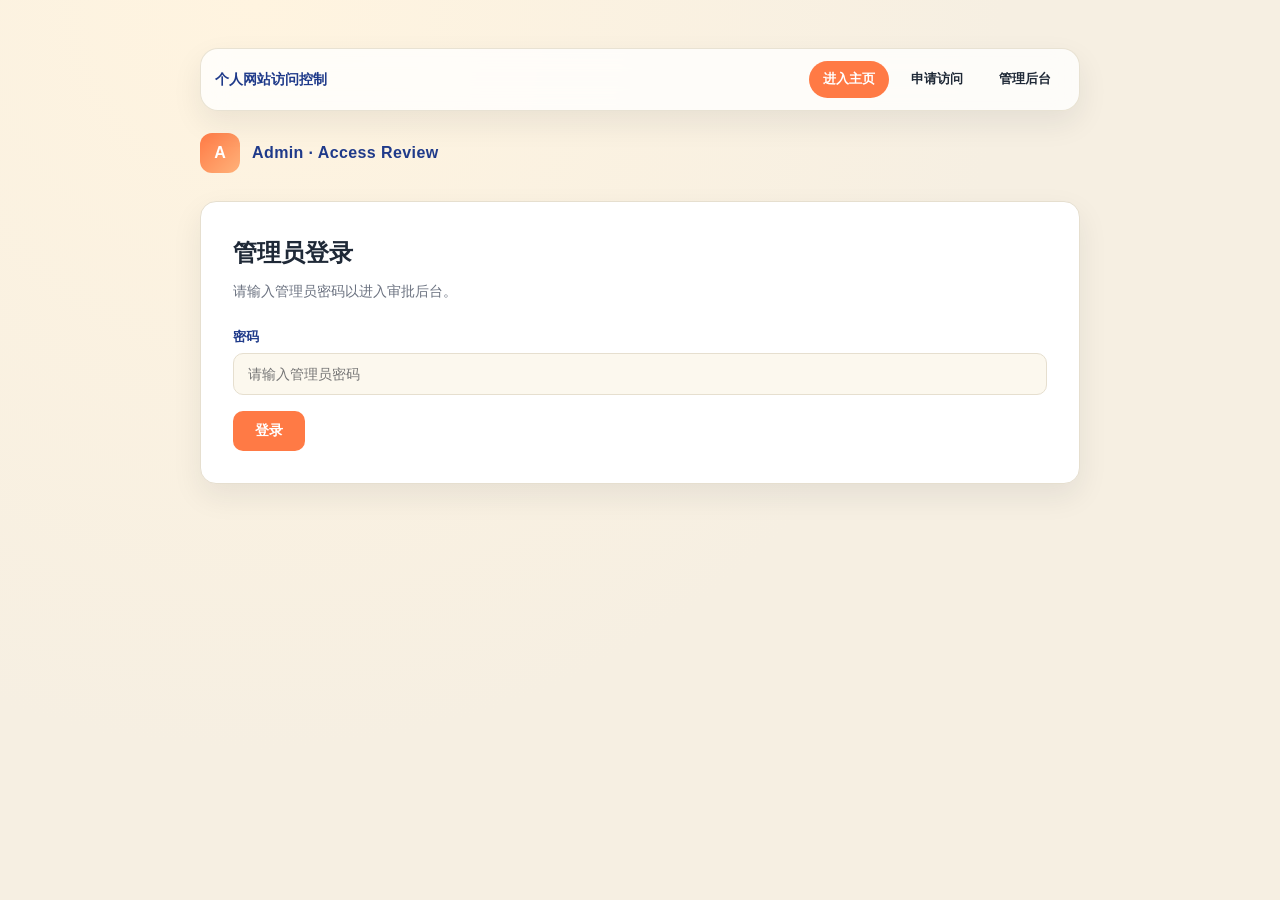
<file: admin.html>
<!DOCTYPE html>
<html lang="zh-CN">
<head>
  <meta charset="UTF-8" />
  <meta name="viewport" content="width=device-width, initial-scale=1.0" />
  <title>管理员后台 · 访问审批</title>
  <link rel="stylesheet" href="style.css" />
  <script src="supabase-config.js"></script>
  <script src="check.js"></script>
  <script src="admin-config.js"></script>
</head>
<body class="ac-page">
  <nav class="ac-top-nav" aria-label="访问控制导航">
    <div class="ac-top-nav-title">个人网站访问控制</div>
    <div class="ac-top-nav-links">
      <a class="ac-nav-primary" href="index.html">进入主页</a>
      <a href="apply.html">申请访问</a>
      <a href="admin.html">管理后台</a>
    </div>
  </nav>

  <div class="ac-container">
    <div class="ac-brand">
      <div class="ac-brand-mark">A</div>
      <div class="ac-brand-text">Admin · Access Review</div>
    </div>

    <section class="ac-card" id="loginCard">
      <h1>管理员登录</h1>
      <p class="ac-subtitle">请输入管理员密码以进入审批后台。</p>
      <form id="loginForm" autocomplete="off" novalidate>
        <div class="ac-form-row">
          <label for="adminPwd">密码</label>
          <input class="ac-input" id="adminPwd" type="password" placeholder="请输入管理员密码" />
        </div>
        <button class="ac-btn" type="submit">登录</button>
        <div id="loginMsg" class="ac-msg"></div>
      </form>
    </section>

    <section class="ac-card" id="dashboard" style="display:none;">
      <div style="display:flex; align-items:center; justify-content:space-between; gap:12px; flex-wrap:wrap;">
        <div>
          <h1 style="margin-bottom:4px;">访问审批后台</h1>
          <p class="ac-subtitle" style="margin:0;">通过 / 拒绝申请，所有数据保存在 Supabase 云端。</p>
        </div>
        <button class="ac-btn ac-btn-secondary" id="logoutBtn" type="button">退出</button>
      </div>

      <div class="ac-divider"></div>

      <div class="ac-tabs" id="tabs">
        <button class="ac-tab active" data-status="pending"  type="button">待审批 <span class="ac-count" data-count="pending">0</span></button>
        <button class="ac-tab"        data-status="approved" type="button">已通过 <span class="ac-count" data-count="approved">0</span></button>
        <button class="ac-tab"        data-status="rejected" type="button">已拒绝 <span class="ac-count" data-count="rejected">0</span></button>
      </div>

      <div class="ac-search">
        <input class="ac-input" id="searchInput" type="search" placeholder="按姓名或申请理由搜索…" />
      </div>

      <div class="ac-list" id="listBox"></div>
    </section>
  </div>

  <script>
    (function () {
      var SESSION_KEY = 'ac_admin_session';
      var AC = window.AccessControl;

      var loginCard = document.getElementById('loginCard');
      var dashboard = document.getElementById('dashboard');
      var loginForm = document.getElementById('loginForm');
      var loginMsg  = document.getElementById('loginMsg');
      var pwdInput  = document.getElementById('adminPwd');
      var logoutBtn = document.getElementById('logoutBtn');
      var tabs      = document.getElementById('tabs');
      var listBox   = document.getElementById('listBox');
      var searchEl  = document.getElementById('searchInput');

      var currentTab = 'pending';
      var applications = [];

      function showMsg(el, text, type) {
        el.textContent = text;
        el.className = 'ac-msg show ' + (type || 'info');
      }

      function showDashboard() {
        loginCard.style.display = 'none';
        dashboard.style.display = '';
        render();
      }

      if (sessionStorage.getItem(SESSION_KEY) === '1') showDashboard();

      // 计算输入密码的 SHA-256，避免在前端代码中保存明文。
      function sha256Hex(text) {
        if (!window.crypto || !window.crypto.subtle) {
          return Promise.reject(new Error('当前环境不支持 SubtleCrypto，无法进行哈希比较。'));
        }
        var buf = new TextEncoder().encode(text);
        return window.crypto.subtle.digest('SHA-256', buf).then(function (hashBuf) {
          var bytes = new Uint8Array(hashBuf);
          var hex = '';
          for (var i = 0; i < bytes.length; i++) {
            var h = bytes[i].toString(16);
            hex += h.length === 1 ? '0' + h : h;
          }
          return hex;
        });
      }

      loginForm.addEventListener('submit', function (e) {
        e.preventDefault();
        var expected = window.ADMIN_PASSWORD_SHA256;
        if (!expected) {
          showMsg(loginMsg, '管理员配置未加载（admin-config.js 未引入）。', 'error');
          return;
        }
        var input = pwdInput.value;
        sha256Hex(input).then(function (hash) {
          if (hash === expected) {
            sessionStorage.setItem(SESSION_KEY, '1');
            pwdInput.value = '';
            showDashboard();
          } else {
            showMsg(loginMsg, '密码错误，请重新输入。', 'error');
            pwdInput.select();
          }
        }).catch(function (err) {
          showMsg(loginMsg, '密码校验失败：' + (err && err.message ? err.message : err), 'error');
        });
      });

      logoutBtn.addEventListener('click', function () {
        sessionStorage.removeItem(SESSION_KEY);
        dashboard.style.display = 'none';
        loginCard.style.display = '';
        loginMsg.className = 'ac-msg';
      });

      tabs.addEventListener('click', function (e) {
        var btn = e.target.closest('.ac-tab');
        if (!btn) return;
        currentTab = btn.dataset.status;
        Array.prototype.forEach.call(tabs.querySelectorAll('.ac-tab'), function (b) {
          b.classList.toggle('active', b === btn);
        });
        renderList(applications);
      });

      searchEl.addEventListener('input', function () {
        renderList(applications);
      });

      function fmtTime(ts) {
        if (!ts) return '';
        var d = new Date(ts);
        var pad = function (n) { return n < 10 ? '0' + n : '' + n; };
        return d.getFullYear() + '-' + pad(d.getMonth() + 1) + '-' + pad(d.getDate())
          + ' ' + pad(d.getHours()) + ':' + pad(d.getMinutes());
      }

      function escapeHtml(s) {
        return String(s || '').replace(/[&<>"']/g, function (c) {
          return { '&':'&amp;','<':'&lt;','>':'&gt;','"':'&quot;',"'":'&#39;' }[c];
        });
      }

      function updateCounts(all) {
        var counts = { pending: 0, approved: 0, rejected: 0 };
        all.forEach(function (a) { if (counts[a.status] !== undefined) counts[a.status]++; });
        Object.keys(counts).forEach(function (k) {
          var el = tabs.querySelector('[data-count="' + k + '"]');
          if (el) el.textContent = counts[k];
        });
      }

      function actionsFor(item) {
        if (item.status === 'pending') {
          return '<button class="ac-btn ac-btn-success" data-act="approve">通过</button>'
               + '<button class="ac-btn ac-btn-danger"  data-act="reject">拒绝</button>';
        }
        if (item.status === 'approved') {
          return '<button class="ac-btn ac-btn-warn" data-act="revoke">移除权限</button>';
        }
        if (item.status === 'rejected') {
          return '<button class="ac-btn ac-btn-secondary" data-act="restore">恢复申请</button>';
        }
        return '';
      }

      function render() {
        listBox.innerHTML = '<div class="ac-empty">正在读取云端申请数据…</div>';
        AC.getApplications().then(function (all) {
          applications = all || [];
          renderList(applications);
        }).catch(function (err) {
          listBox.innerHTML = '<div class="ac-empty">云端数据读取失败：' + escapeHtml(err && err.message ? err.message : err) + '</div>';
        });
      }

      function renderList(all) {
        all = all || [];
        updateCounts(all);

        var keyword = searchEl.value.trim().toLowerCase();
        var filtered = all.filter(function (a) {
          if (a.status !== currentTab) return false;
          if (!keyword) return true;
          return (String(a.name || '').toLowerCase().indexOf(keyword) >= 0)
              || (String(a.reason || '').toLowerCase().indexOf(keyword) >= 0);
        });

        filtered.sort(function (a, b) { return (b.updatedAt || 0) - (a.updatedAt || 0); });

        if (filtered.length === 0) {
          listBox.innerHTML = '<div class="ac-empty">' +
            (currentTab === 'pending'  ? '当前没有待审批的申请。'
            : currentTab === 'approved' ? '还没有已通过的申请。'
            : '还没有已拒绝的申请。') +
            '</div>';
          return;
        }

        listBox.innerHTML = filtered.map(function (item) {
          var statusCls = 'ac-status-' + item.status;
          var statusLbl = item.status === 'pending'  ? '待审批'
                        : item.status === 'approved' ? '已通过' : '已拒绝';
          return ''
            + '<div class="ac-item" data-id="' + escapeHtml(item.id) + '" data-name="' + escapeHtml(item.name) + '">'
            +   '<div class="ac-item-main">'
            +     '<div class="ac-item-title">'
            +       escapeHtml(item.name)
            +       '<span class="ac-status-tag ' + statusCls + '">' + statusLbl + '</span>'
            +     '</div>'
            +     '<div class="ac-item-reason">' + escapeHtml(item.reason) + '</div>'
            +     '<div class="ac-item-meta">提交：' + fmtTime(item.createdAt)
            +     (item.updatedAt && item.updatedAt !== item.createdAt
                  ? '　·　最近更新：' + fmtTime(item.updatedAt) : '')
            +     '</div>'
            +   '</div>'
            +   '<div class="ac-item-actions">' + actionsFor(item) + '</div>'
            + '</div>';
        }).join('');
      }

      listBox.addEventListener('click', function (e) {
        var btn = e.target.closest('button[data-act]');
        if (!btn) return;
        var itemEl = btn.closest('.ac-item');
        if (!itemEl) return;
        var id = itemEl.dataset.id;
        var act = btn.dataset.act;
        var nextStatus = null;

        if (act === 'approve') {
          nextStatus = 'approved';
        } else if (act === 'reject') {
          nextStatus = 'rejected';
          AC.clearLogin(itemEl.dataset.name);
        } else if (act === 'revoke') {
          nextStatus = 'pending';
          AC.clearLogin(itemEl.dataset.name);
        } else if (act === 'restore') {
          nextStatus = 'pending';
        }
        if (!nextStatus) return;

        btn.disabled = true;
        btn.textContent = '处理中…';
        AC.updateApplicationStatus(id, nextStatus).then(function () {
          return AC.getApplications();
        }).then(function (all) {
          applications = all || [];
          renderList(applications);
        }).catch(function (err) {
          alert('云端审批更新失败：' + (err && err.message ? err.message : err));
          render();
        });
      });
    })();
  </script>
</body>
</html>
</file>
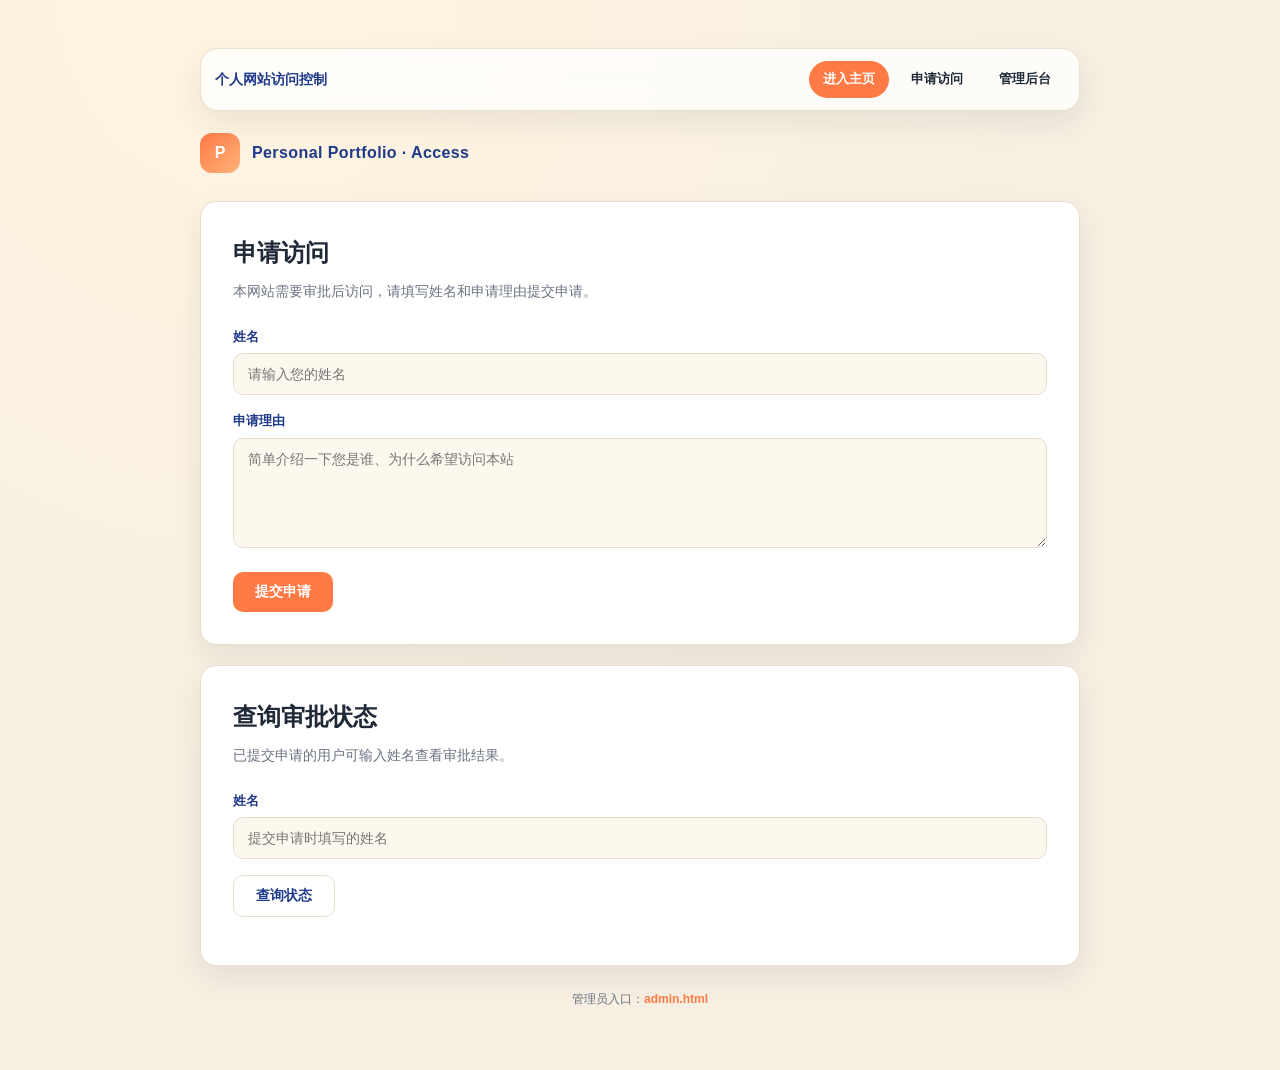
<file: apply.html>
<!DOCTYPE html>
<html lang="zh-CN">
<head>
  <meta charset="UTF-8" />
  <meta name="viewport" content="width=device-width, initial-scale=1.0" />
  <title>申请访问 · 个人网站</title>
  <link rel="stylesheet" href="style.css" />
  <script src="supabase-config.js"></script>
  <script src="check.js"></script>
</head>
<body class="ac-page">
  <nav class="ac-top-nav" aria-label="访问控制导航">
    <div class="ac-top-nav-title">个人网站访问控制</div>
    <div class="ac-top-nav-links">
      <a class="ac-nav-primary" href="index.html">进入主页</a>
      <a href="apply.html">申请访问</a>
      <a href="admin.html">管理后台</a>
    </div>
  </nav>

  <div class="ac-container">
    <div class="ac-brand">
      <div class="ac-brand-mark">P</div>
      <div class="ac-brand-text">Personal Portfolio · Access</div>
    </div>

    <section class="ac-card">
      <h1>申请访问</h1>
      <p class="ac-subtitle">本网站需要审批后访问，请填写姓名和申请理由提交申请。</p>

      <form id="applyForm" autocomplete="off" novalidate>
        <div class="ac-form-row">
          <label for="applyName">姓名</label>
          <input class="ac-input" id="applyName" type="text" maxlength="40" placeholder="请输入您的姓名" />
        </div>
        <div class="ac-form-row">
          <label for="applyReason">申请理由</label>
          <textarea class="ac-textarea" id="applyReason" maxlength="500" placeholder="简单介绍一下您是谁、为什么希望访问本站"></textarea>
        </div>

        <button class="ac-btn" type="submit">提交申请</button>
        <div id="applyMsg" class="ac-msg"></div>
      </form>
    </section>

    <section class="ac-card">
      <h1>查询审批状态</h1>
      <p class="ac-subtitle">已提交申请的用户可输入姓名查看审批结果。</p>

      <form id="checkForm" autocomplete="off" novalidate>
        <div class="ac-form-row">
          <label for="checkName">姓名</label>
          <input class="ac-input" id="checkName" type="text" maxlength="40" placeholder="提交申请时填写的姓名" />
        </div>
        <button class="ac-btn ac-btn-secondary" type="submit">查询状态</button>
        <div id="checkMsg" class="ac-msg"></div>
        <div id="checkResult" style="margin-top: 16px;"></div>
      </form>
    </section>

    <p style="text-align:center; margin-top:24px; color: var(--ac-muted); font-size: 12px;">
      管理员入口：<a class="ac-link" href="admin.html">admin.html</a>
    </p>
  </div>

  <script>
    (function () {
      var AC = window.AccessControl;

      function showMsg(el, text, type) {
        el.textContent = text;
        el.className = 'ac-msg show ' + (type || 'info');
      }

      function showError(el, err) {
        var text = err && err.message ? err.message : String(err || '未知错误');
        showMsg(el, '云端服务连接失败：' + text, 'error');
      }

      var form = document.getElementById('applyForm');
      var msg = document.getElementById('applyMsg');
      var submitBtn = form.querySelector('button[type="submit"]');

      form.addEventListener('submit', function (e) {
        e.preventDefault();
        var name = document.getElementById('applyName').value.trim();
        var reason = document.getElementById('applyReason').value.trim();

        if (!name) return showMsg(msg, '请填写姓名。', 'error');
        if (!reason) return showMsg(msg, '申请理由不能为空。', 'error');

        submitBtn.disabled = true;
        submitBtn.textContent = '提交中…';

        AC.findByName(name).then(function (existing) {
          if (existing && existing.status === 'approved') {
            showMsg(msg, '该姓名已通过审核，请在下方“查询审批状态”中直接进入网站。', 'success');
            return null;
          }
          return AC.upsertApplication({
            id: existing && existing.id,
            name: name,
            reason: reason,
            status: 'pending',
            createdAt: existing && existing.createdAt
          }).then(function () {
            form.reset();
            showMsg(msg, '申请已提交，请等待管理员审核。', 'success');
          });
        }).catch(function (err) {
          showError(msg, err);
        }).then(function () {
          submitBtn.disabled = false;
          submitBtn.textContent = '提交申请';
        });
      });

      var checkForm = document.getElementById('checkForm');
      var checkMsg = document.getElementById('checkMsg');
      var checkResult = document.getElementById('checkResult');

      checkForm.addEventListener('submit', function (e) {
        e.preventDefault();
        checkResult.innerHTML = '';
        var name = document.getElementById('checkName').value.trim();
        if (!name) return showMsg(checkMsg, '请输入提交申请时填写的姓名。', 'error');

        AC.findByName(name).then(function (rec) {
          if (!rec) {
            showMsg(checkMsg, '未找到对应申请，请先在上方提交申请。', 'info');
            return;
          }

          if (rec.status === 'pending') {
            showMsg(checkMsg, '您的申请正在审核中，请稍后再来查询。', 'info');
          } else if (rec.status === 'rejected') {
            showMsg(checkMsg, '很遗憾，您的申请未通过。可重新提交申请并补充信息。', 'error');
          } else if (rec.status === 'approved') {
            showMsg(checkMsg, '您的申请已通过！点击下方按钮进入网站。', 'success');
            var btn = document.createElement('button');
            btn.className = 'ac-btn';
            btn.type = 'button';
            btn.textContent = '进入网站';
            btn.addEventListener('click', function () {
              AC.setLogin(rec.name, 7);
              location.href = 'index.html';
            });
            checkResult.appendChild(btn);
          }
        }).catch(function (err) {
          showError(checkMsg, err);
        });
      });
    })();
  </script>
</body>
</html>
</file>
<file: style.css>
/* 访问控制相关页面共用样式：与主站暖米色卡片风格保持一致 */
:root {
  --ac-bg: #f6efe2;
  --ac-card: #ffffff;
  --ac-text: #1f2937;
  --ac-muted: #6b7280;
  --ac-border: #e6dfcf;
  --ac-primary: #ff7a45;
  --ac-primary-dark: #e8662f;
  --ac-success: #16a34a;
  --ac-warning: #d97706;
  --ac-danger: #dc2626;
  --ac-blue: #1f3a8a;
  --ac-radius: 16px;
  --ac-shadow: 0 12px 30px rgba(31, 41, 55, 0.08);
}

* { box-sizing: border-box; }

body.ac-page {
  margin: 0;
  font-family: -apple-system, BlinkMacSystemFont, "PingFang SC", "Microsoft YaHei",
    "Segoe UI", Roboto, sans-serif;
  background: radial-gradient(circle at 20% 0%, #fff4e0 0%, var(--ac-bg) 55%);
  color: var(--ac-text);
  min-height: 100vh;
  padding: 48px 20px;
  line-height: 1.6;
}

.ac-container {
  max-width: 880px;
  margin: 0 auto;
}

.ac-brand {
  display: flex;
  align-items: center;
  gap: 12px;
  margin-bottom: 28px;
}

.ac-brand-mark {
  width: 40px;
  height: 40px;
  border-radius: 12px;
  background: linear-gradient(135deg, var(--ac-primary), #ffb27a);
  display: grid;
  place-items: center;
  color: #fff;
  font-weight: 700;
}

.ac-brand-text {
  font-weight: 700;
  letter-spacing: 0.4px;
  color: var(--ac-blue);
}

.ac-card {
  background: var(--ac-card);
  border-radius: var(--ac-radius);
  box-shadow: var(--ac-shadow);
  padding: 32px;
  border: 1px solid var(--ac-border);
}

.ac-card + .ac-card { margin-top: 20px; }

.ac-card h1 {
  margin: 0 0 8px;
  font-size: 24px;
}

.ac-card .ac-subtitle {
  color: var(--ac-muted);
  margin: 0 0 24px;
  font-size: 14px;
}

.ac-form-row {
  margin-bottom: 16px;
}

.ac-form-row label {
  display: block;
  font-size: 13px;
  font-weight: 600;
  color: var(--ac-blue);
  margin-bottom: 6px;
}

.ac-input,
.ac-textarea {
  width: 100%;
  border: 1px solid var(--ac-border);
  background: #fcf8ee;
  border-radius: 10px;
  padding: 12px 14px;
  font-size: 14px;
  font-family: inherit;
  color: var(--ac-text);
  transition: border-color 0.2s, box-shadow 0.2s;
}

.ac-textarea {
  min-height: 110px;
  resize: vertical;
}

.ac-input:focus,
.ac-textarea:focus {
  outline: none;
  border-color: var(--ac-primary);
  box-shadow: 0 0 0 3px rgba(255, 122, 69, 0.18);
  background: #fff;
}

.ac-btn {
  display: inline-flex;
  align-items: center;
  justify-content: center;
  gap: 6px;
  border: none;
  background: var(--ac-primary);
  color: #fff;
  border-radius: 10px;
  padding: 11px 22px;
  font-size: 14px;
  font-weight: 600;
  cursor: pointer;
  transition: background 0.2s, transform 0.1s;
  font-family: inherit;
}

.ac-btn:hover { background: var(--ac-primary-dark); }
.ac-btn:active { transform: translateY(1px); }

.ac-btn-secondary {
  background: #fff;
  color: var(--ac-blue);
  border: 1px solid var(--ac-border);
}
.ac-btn-secondary:hover {
  background: #fdf6e7;
}

.ac-btn-success { background: var(--ac-success); }
.ac-btn-success:hover { background: #128a3f; }
.ac-btn-warn    { background: var(--ac-warning); }
.ac-btn-warn:hover { background: #b56506; }
.ac-btn-danger  { background: var(--ac-danger); }
.ac-btn-danger:hover { background: #b11d1d; }

.ac-msg {
  margin-top: 14px;
  padding: 12px 14px;
  border-radius: 10px;
  font-size: 14px;
  display: none;
}
.ac-msg.show { display: block; }
.ac-msg.success { background: #ecfdf5; color: #14532d; border: 1px solid #bbf7d0; }
.ac-msg.error   { background: #fef2f2; color: #7f1d1d; border: 1px solid #fecaca; }
.ac-msg.info    { background: #fff7ed; color: #7c2d12; border: 1px solid #fed7aa; }

.ac-divider {
  height: 1px;
  background: var(--ac-border);
  margin: 24px 0;
}

.ac-link {
  color: var(--ac-primary);
  text-decoration: none;
  font-weight: 600;
}
.ac-link:hover { text-decoration: underline; }

/* admin 页面专用 */
.ac-tabs {
  display: flex;
  gap: 8px;
  margin-bottom: 18px;
  flex-wrap: wrap;
}
.ac-tab {
  border: 1px solid var(--ac-border);
  background: #fff;
  color: var(--ac-text);
  border-radius: 999px;
  padding: 8px 18px;
  font-size: 13px;
  font-weight: 600;
  cursor: pointer;
  font-family: inherit;
  transition: all 0.2s;
}
.ac-tab .ac-count {
  display: inline-block;
  margin-left: 6px;
  padding: 0 7px;
  border-radius: 999px;
  background: #f3f4f6;
  color: var(--ac-muted);
  font-size: 12px;
}
.ac-tab.active {
  background: var(--ac-blue);
  color: #fff;
  border-color: var(--ac-blue);
}
.ac-tab.active .ac-count {
  background: rgba(255, 255, 255, 0.25);
  color: #fff;
}

.ac-search {
  margin-bottom: 16px;
}

.ac-list {
  display: flex;
  flex-direction: column;
  gap: 12px;
}
.ac-item {
  display: flex;
  gap: 16px;
  align-items: flex-start;
  padding: 16px;
  border: 1px solid var(--ac-border);
  border-radius: 12px;
  background: #fffaf0;
}
.ac-item-main { flex: 1; min-width: 0; }
.ac-item-title {
  font-weight: 700;
  font-size: 15px;
  color: var(--ac-blue);
  margin-bottom: 4px;
  display: flex;
  align-items: center;
  gap: 8px;
  flex-wrap: wrap;
}
.ac-item-email {
  color: var(--ac-muted);
  font-size: 13px;
  font-weight: 500;
}
.ac-item-reason {
  color: var(--ac-text);
  font-size: 14px;
  margin: 6px 0 4px;
  white-space: pre-wrap;
  word-break: break-word;
}
.ac-item-meta {
  font-size: 12px;
  color: var(--ac-muted);
}
.ac-item-actions {
  display: flex;
  gap: 8px;
  flex-shrink: 0;
  flex-wrap: wrap;
}
.ac-item-actions .ac-btn {
  padding: 8px 14px;
  font-size: 13px;
}

.ac-empty {
  text-align: center;
  color: var(--ac-muted);
  padding: 32px 12px;
  font-size: 14px;
}

.ac-status-tag {
  display: inline-block;
  padding: 2px 10px;
  border-radius: 999px;
  font-size: 11px;
  font-weight: 700;
}
.ac-status-pending  { background: #fef3c7; color: #92400e; }
.ac-status-approved { background: #d1fae5; color: #065f46; }
.ac-status-rejected { background: #fee2e2; color: #991b1b; }

@media (max-width: 640px) {
  body.ac-page { padding: 24px 14px; }
  .ac-card { padding: 22px; }
  .ac-item { flex-direction: column; }
  .ac-item-actions { width: 100%; }
}


.ac-top-nav {
  position: sticky;
  top: 16px;
  z-index: 20;
  max-width: 880px;
  margin: 0 auto 22px;
  display: flex;
  align-items: center;
  justify-content: space-between;
  gap: 14px;
  padding: 12px 14px;
  border-radius: 18px;
  background: rgba(255, 255, 255, 0.78);
  border: 1px solid rgba(230, 223, 207, 0.9);
  box-shadow: 0 12px 30px rgba(31, 41, 55, 0.08);
  backdrop-filter: blur(14px);
}

.ac-top-nav-title {
  color: var(--ac-blue);
  font-size: 14px;
  font-weight: 800;
  white-space: nowrap;
}

.ac-top-nav-links {
  display: flex;
  align-items: center;
  gap: 8px;
  flex-wrap: wrap;
  justify-content: flex-end;
}

.ac-top-nav a {
  display: inline-flex;
  align-items: center;
  justify-content: center;
  min-height: 34px;
  padding: 7px 13px;
  border-radius: 999px;
  color: var(--ac-text);
  text-decoration: none;
  font-size: 13px;
  font-weight: 700;
  border: 1px solid transparent;
  transition: all 0.18s ease;
}

.ac-top-nav a:hover {
  color: var(--ac-blue);
  background: #fff7ed;
  border-color: var(--ac-border);
}

.ac-top-nav a.ac-nav-primary {
  color: #fff;
  background: var(--ac-primary);
}

.ac-top-nav a.ac-nav-primary:hover {
  color: #fff;
  background: var(--ac-primary-dark);
}

@media (max-width: 640px) {
  .ac-top-nav {
    position: static;
    align-items: flex-start;
    flex-direction: column;
  }

  .ac-top-nav-links {
    justify-content: flex-start;
  }
}
</file>
